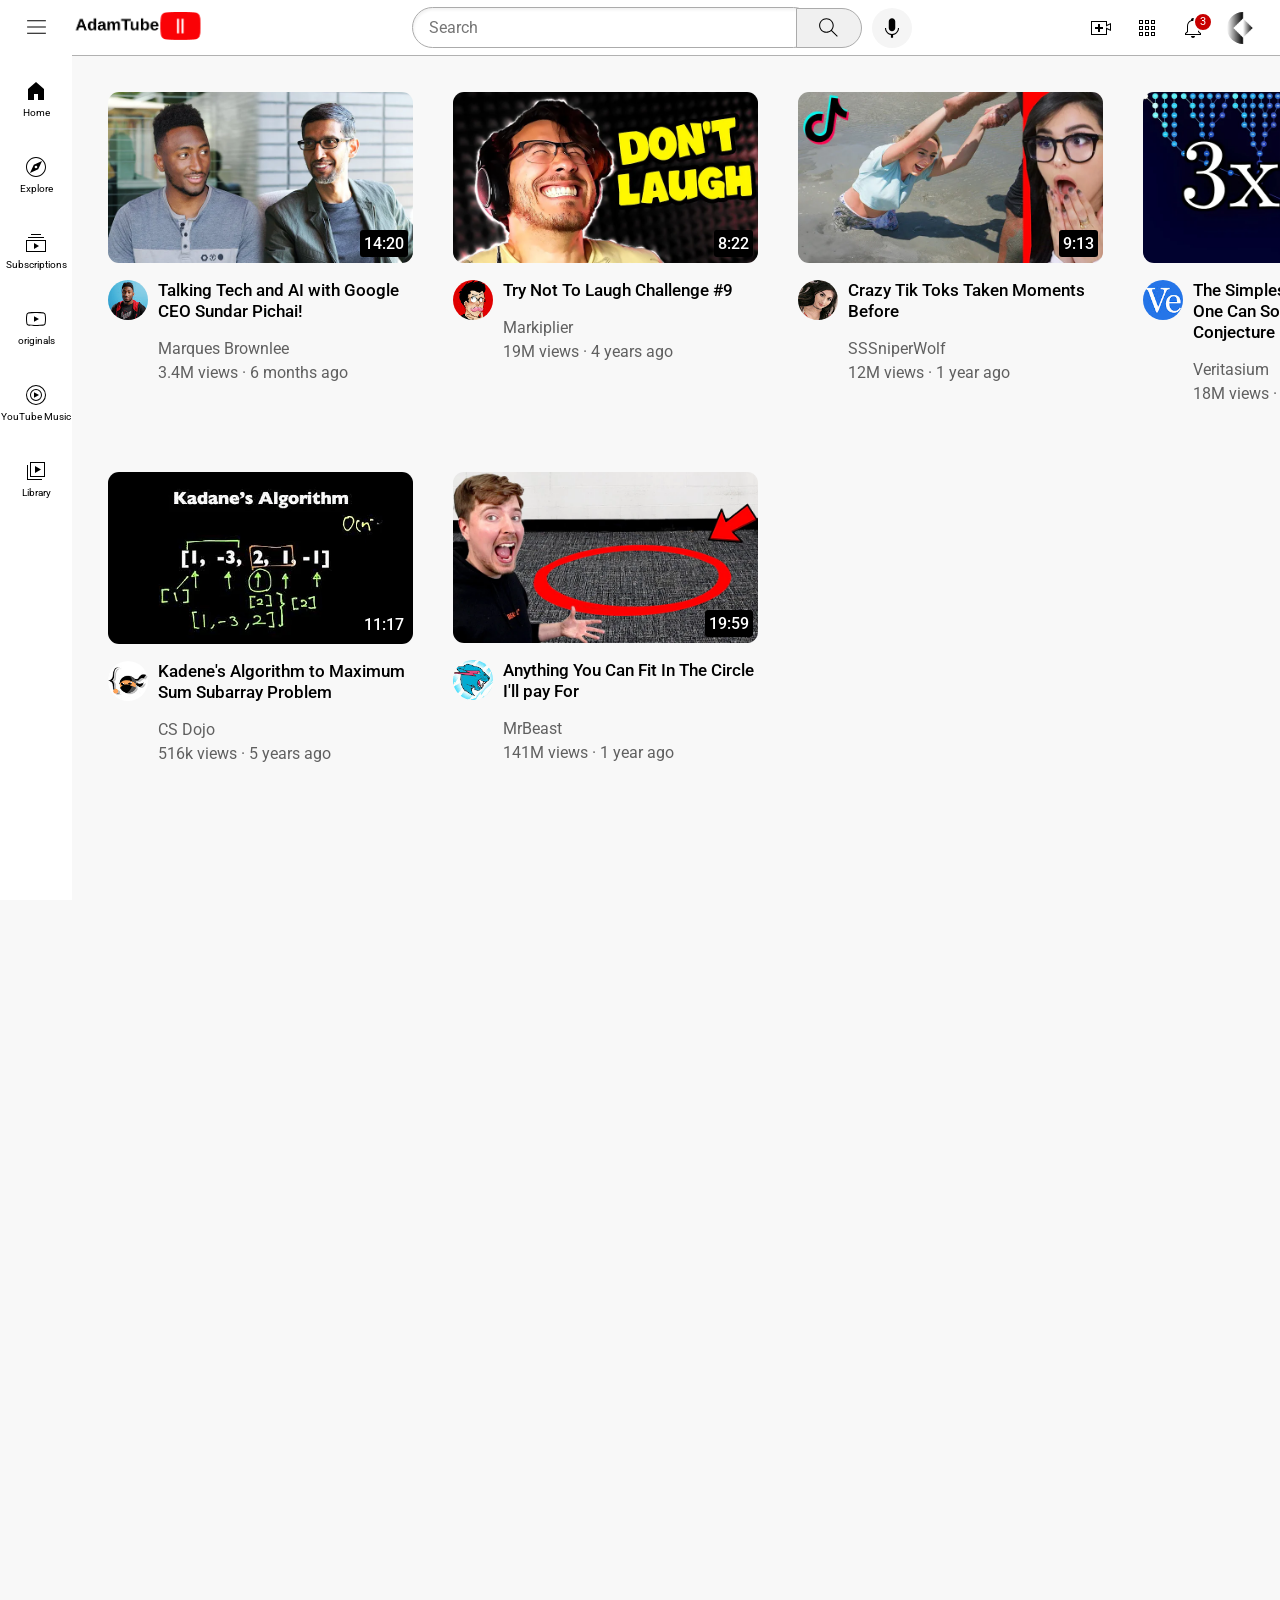
<file: index.html>
<!DOCTYPE html>
<html>
    <head>
        <link rel="preconnect" href="https://fonts.googleapis.com" />
        <link rel="preconnect" href="https://fonts.gstatic.com" crossorigin />
        <link
            href="https://fonts.googleapis.com/css2?family=JetBrains+Mono:ital,wght@0,100..800;1,100..800&family=Roboto:ital,wght@0,100..900;1,100..900&display=swap"
            rel="stylesheet"
        />
        <title>YouTube.com Clone</title>
        <link rel="stylesheet" href="styles/general.css" />
        <link rel="stylesheet" href="styles/video.css" />
        <link rel="stylesheet" href="styles/header.css" />
        <link rel="stylesheet" href="styles/sidebar.css" />
    </head>
    <body>
        <header class="header">
            <div class="left-section">
                <img
                    alt="hamburger menu button"
                    class="hamburger-menu"
                    src="icons/hamburger-menu.svg"
                />
                <a href="https://dodoprospy3.github.io/hjkl/">
                <img
                        alt="youtube logo"
                        class="youtube-logo"
                        src="icons/adamtube-logo-final.svg"
                    />
                </a>
            </div>
            <div class="middle-section">
                <input class="search-bar" type="text" placeholder="Search" />
                <button class="search-btn">
                    <img
                        alt="search icon"
                        class="search-icon"
                        src="icons/search.svg"
                    />
                    <div class="tooltip">Search</div>
                </button>
                <!-- test comment -->
                <button class="voice-search-btn">
                    <img
                        alt="voice search icon"
                        class="voice-search-icon"
                        src="icons/voice-search-icon.svg"
                    />
                    <div class="tooltip">Search with you voice</div>
                </button>
            </div>
            <div class="right-section">
                <div class="upload-icon-container"> 
                    <div class="tooltip">Create</div>
                    <img class="upload-icon" src="icons/upload.svg" />
                </div>
                <div class="app-icons-container"> 
                    <img class="youtube-apps-icon" src="icons/youtube-apps.svg" />
                    <div class="tooltip">YouTube Apps</div>
                </div>
                <div class="notifications-icon-container">
                    <img class="notifications-icon" src="icons/notifications.svg" />
                    <div class="tooltip">Notifications</div>
                    <div class="notifications-count">3</div>
                </div>
                <img class="user-pfp" src="channel-pictures/my-pfp.jpg" />
            </div>
        </header>

        <nav class="sidebar"> 
            <div class="sidebar-link"><img src="icons/home.svg" /> <div>Home</div></div>
            <div class="sidebar-link"><img src="icons/explore.svg" /><div>Explore</div></div>
            <div class="sidebar-link"><img src="icons/subscriptions.svg" /><div>Subscriptions</div></div>
            <div class="sidebar-link"><img src="icons/originals.svg" /><div>originals</div></div>
            <div class="sidebar-link"><img src="icons/youtube-music.svg" /><div>YouTube Music</div></div>
            <div class="sidebar-link"><img src="icons/library.svg" /><div>Library</div></div>
        </nav>
        <main>
            <div class="video-grid">
                <div class="vid-preview">
                    <div class="thumbnail-row">
                        <img class="thumbnail" src="thumbnails/thumbnail-1.webp" />
                        <div class="vid-time">14:20</div>
                    </div>
                    <div class="video-info-grid">
                        <div class="channel-picture">
                            <img
                                class="pfp"
                                src="channel-pictures/channel-1.jpeg"
                            />
                        </div>
                        <div class="video-info">
                            <p class="vid-title">
                                Talking Tech and AI with Google CEO Sundar Pichai!
                            </p>
                            <p class="vid-auth">Marques Brownlee</p>
                            <p class="vid-stats">3.4M views &#183; 6 months ago</p>
                        </div>
                    </div>
                </div>

                <div class="vid-preview">
                    <div class="thumbnail-row">
                        <img class="thumbnail" src="thumbnails/thumbnail-2.webp" />
                        <div class="vid-time">8:22</div>
                    </div>
                    <div class="video-info-grid">
                        <div class="channel-picture">
                            <img
                                class="pfp"
                                src="channel-pictures/channel-2.jpeg"
                            />
                        </div>
                        <div class="video-info">
                            <p class="vid-title">Try Not To Laugh Challenge #9</p>
                            <p class="vid-auth">Markiplier</p>
                            <p class="vid-stats">19M views &#183; 4 years ago</p>
                        </div>
                    </div>
                </div>

                <div class="vid-preview">
                    <div class="thumbnail-row">
                        <img class="thumbnail" src="thumbnails/thumbnail-3.webp" />
                        <div class="vid-time">9:13</div>
                    </div>
                    <div class="video-info-grid">
                        <div class="channel-picture">
                            <img
                                class="pfp"
                                src="channel-pictures/channel-3.jpeg"
                            />
                        </div>
                        <div class="video-info">
                            <p class="vid-title">
                                Crazy Tik Toks Taken Moments Before
                            </p>
                            <p class="vid-auth">SSSniperWolf</p>
                            <p class="vid-stats">12M views &#183; 1 year ago</p>
                        </div>
                    </div>
                </div>

                <div class="vid-preview">
                    <div class="thumbnail-row">
                        <img class="thumbnail" src="thumbnails/thumbnail-4.webp" />
                        <div class="vid-time">22:09</div>
                    </div>
                    <div class="video-info-grid">
                        <div class="channel-picture">
                            <img
                                class="pfp"
                                src="channel-pictures/channel-4.jpeg"
                            />
                        </div>
                        <div class="video-info">
                            <p class="vid-title">
                                The Simplest Math Probleem No One Can Solve -
                                Collatz Conjecture
                            </p>
                            <p class="vid-auth">Veritasium</p>
                            <p class="vid-stats">18M views &#183; 4 months ago</p>
                        </div>
                    </div>
                </div>

                <div class="vid-preview">
                    <div class="thumbnail-row">
                        <img class="thumbnail" src="thumbnails/thumbnail-5.webp" />
                        <div class="vid-time">11:17</div>
                    </div>
                    <div class="video-info-grid">
                        <div class="channel-picture">
                            <img
                                class="pfp"
                                src="channel-pictures/channel-5.jpeg"
                            />
                        </div>
                        <div class="video-info">
                            <p class="vid-title">
                                Kadene's Algorithm to Maximum Sum Subarray Problem
                            </p>
                            <p class="vid-auth">CS Dojo</p>
                            <p class="vid-stats">516k views &#183; 5 years ago</p>
                        </div>
                    </div>
                </div>

                <div class="vid-preview">
                    <div class="thumbnail-row">
                        <img class="thumbnail" src="thumbnails/thumbnail-6.webp" />
                        <div class="vid-time">19:59</div>
                    </div>
                    <div class="video-info-grid">
                        <div class="channel-picture">
                            <img
                                class="pfp"
                                src="channel-pictures/channel-6.jpeg"
                            />
                        </div>
                        <div class="video-info">
                            <p class="vid-title">
                                Anything You Can Fit In The Circle I'll pay For
                            </p>
                            <p class="vid-auth">MrBeast</p>
                            <p class="vid-stats">141M views &#183; 1 year ago</p>
                        </div>
                    </div>
                </div>
            </div>
        </main>
    </body>
</html>
</file>
<file: styles/general.css>
p {
    font-family: Roboto, Arial;
}

body {
    margin: 0px;
    padding-bottom: 1000px;
    padding-top: 80px;
    padding-left: 96px;
    padding-right: 24px;
    background-color: rgb(248, 248, 248);
}

* {
    user-select: none;
    -webkit-user-select: none;
    font-family: Roboto, Arial;
}

input {
    user-select: text;
    -webkit-user-select: text;
}
</file>
<file: styles/video.css>
.thumbnail {
    width: 100%;
    /*    transition: transform 0.2s;*/
    border-radius: 11px;
}

.vid-title {
    width: 255px;
    margin-top: 0px;
    font-size: 17px;
    font-weight: 500;
    line-height: 21px;
}

.vid-auth,
.vid-stats {
    font-size: 16px;
    margin-bottom: 5px;
    margin-top: 0px;
    color: rgb(96, 96, 96);
}

.vid-preview {
    border-radius: 1px;
    padding-bottom: 12px;
    padding-top: 12px;
    transition: background-color 0.2s, border-radius 0.3s;
    padding-left: 12px;
    padding-right: 12px;
}

.vid-preview:hover {
    background-color: rgb(247, 232, 250);
    border-radius: 20px;
    padding: 12px;
}

.vid-preview:active {
    filter: brightness(0.9);
}

.video-info-grid {
    display: grid;
    grid-template-columns: 50px 1fr;
}

.channel-picture {
    vertical-align: top;
}

.video-info {}

.pfp {
    width: 40px;
    border-radius: 50%;
}

.thumbnail-row {
    margin-bottom: 13px;
    position: relative;
}

.video-grid {
    display: grid;
    grid-template-columns: 1fr 1fr 1fr;
    column-gap: 16px;
    row-gap: 40px;
}

@media (max-width: 750px) { 
    .video-grid{
        grid-template-columns: 1fr 1fr;
    }
}


@media (min-width: 751px) and (max-width: 999px) {
    .video-grid{
        grid-template-columns: 1fr 1fr 1fr;
    }
}

@media (min-width: 1000px) { 
    .video-grid{
        grid-template-columns: 1fr 1fr 1fr 1fr;
    }
}


/*.vid-preview:hover {
    box-shadow: 0px 0.6px 4px 0.2px rgba(1, 1, 1, 0.4);
}*/

.vid-time {
    color: white;
    background-color: black;
    border-radius: 3px;
    position: absolute;
    bottom: 10px;
    right: 5px;
    font-family: Roboto, Arial;
    font-weight: 500;
    padding: 4px;
}
</file>
<file: styles/header.css>
.header {
    height: 55px;
    display: flex;
    flex-direction: row;
    justify-content: space-between;
    position: fixed;
    top: 0;
    left: 0;
    right: 0;
    background-color: white;
    border-bottom-width: 1.56px;
    border-bottom-style: solid;
    border-bottom-color: rgb(177, 177, 177);
    z-index: 100;
}

.left-section {
    align-items: center;
    display: flex;
    cursor: pointer;
}

.hamburger-menu {
    height: 25px;
    margin-left: 24px;
    margin-right: 20px;
}

.youtube-logo {
    height: 28px;
    margin-left: 6px;
}

.middle-section {
    flex: 1;
    margin-left: 69px;
    margin-right: 35px;
    max-width: 500px;
    display: flex;
    align-items: center;
    flex-direction: row;
}

.search-btn {
    height: 40px;
    width: 66px;
    background-color: rgb(240, 240, 240);
    border-width: 1px;
    border-style: solid;
    border-color: rgb(171, 171, 171);
    margin-left: -18px;
    margin-right: 10px;
    cursor: pointer;
    border-top-right-radius: 29px;
    border-bottom-right-radius: 29px;

    position: relative;
}

.search-btn .tooltip,
.notifications-icon-container .tooltip,
.app-icons-container .tooltip,
.upload-icon-container .tooltip,
.voice-search-btn .tooltip {
    position: absolute;
    background-color: gray;
    color: white;
    padding-top: 4px;
    padding-bottom: 4px;
    padding-right: 8px;
    padding-left: 8px;
    border-radius: 3px;
    font-size: 12px;
    bottom: -30px;
    opacity: 0;
    transition: opacity 0.15s;
    pointer-events: none;
    white-space: nowrap;
    font-family: Roboto, Arial;
}

.search-btn,
.upload-icon-container,
.notifications-icon-container,
.app-icons-container,
.voice-search-btn {
    position: relative;
    justify-content: center;
    align-items: center;
    display: flex;
}

.search-btn:hover .tooltip,
.notifications-icon-container:hover .tooltip,
.upload-icon-container:hover .tooltip,
.app-icons-container:hover .tooltip,
.voice-search-btn:hover .tooltip {
    opacity: 0.8;
}

.search-bar {
    flex: 1;
    height: 36px;
    padding-left: 16px;
    padding-bottom: 1.5px;
    font-size: 16px;
    border-width: 1px;
    border-style: solid;
    border-color: rgb(171, 171, 171);
    border-radius: 29px;
    box-shadow: inset 1px 2px 3px rgba(0, 0, 0, 0.06);
    width: 0;
}

.search-bar::placeholder {
    font-family: Roboto, Arial;
    font-size: 16px;
}

.search-icon {
    height: 25px;
}

.voice-search-btn {
    height: 40px;
    width: 40px;
    border-radius: 50%;
    border: none;
    background-color: rgb(245, 245, 245);
    cursor: pointer;
}

.voice-search-btn:hover,
.search-btn:hover {
    background-color: lightgrey;
}

.voice-search-btn:active,
.search-btn:active {
    background-color: rgb(191, 191, 191);
}

.voice-search-icon {
    height: 26px;
}

.right-section {
    width: 170px;
    display: flex;
    align-items: center;
    justify-content: space-between;
    margin-right: 21px;
    flex-shrink: 0;
}

.upload-icon {
    height: 24px;
    cursor: pointer;
}

.youtube-apps-icon {
    height: 24px;
    cursor: pointer;
}

.notifications-icon {
    height: 24px;
    cursor: pointer;
}

.notifications-icon-container {
    position: relative;
}

.notifications-count {
    position: absolute;
    cursor: pointer;
    top: -4px;
    right: -7.6px;
    background-color: rgb(200, 0, 0);
    color: white;
    font-family: Roboto, Arial;
    font-size: 11px;
    padding-left: 5px;
    padding-right: 5px;
    padding-top: 1.5px;
    padding-bottom: 1.5px;
    border-radius: 50%;
    border-style: solid;
    border-width: 2px;
    border-color: white;
}

.user-pfp {
    height: 32px;
    border-radius: 50%;
    /*border-width: 2px;
  border-color: grey;
  border-style: solid;*/
    cursor: pointer;
}
</file>
<file: styles/sidebar.css>
.sidebar {
    position: fixed;
    left: 0;
    bottom: 0;background-color: white;
    top: 55px;
    width: 72px;
    z-index: 200;
    padding-top: 5px;
}

.sidebar-link {
    height: 76px;
    cursor: pointer;
    display: flex;
    justify-content: center;
    align-items: center;
    flex-direction: column;
}

.sidebar-link:hover {
    background-color: rgb(240, 240, 240);
}

.sidebar-link:active {
    background-color: lightgrey;
}

.sidebar-link img {
    height: 24px;
    margin-bottom: 4px;
}

.sidebar-link div {
    font-family: Roboto, Arial;
    font-size: 10px;
}
</file>
